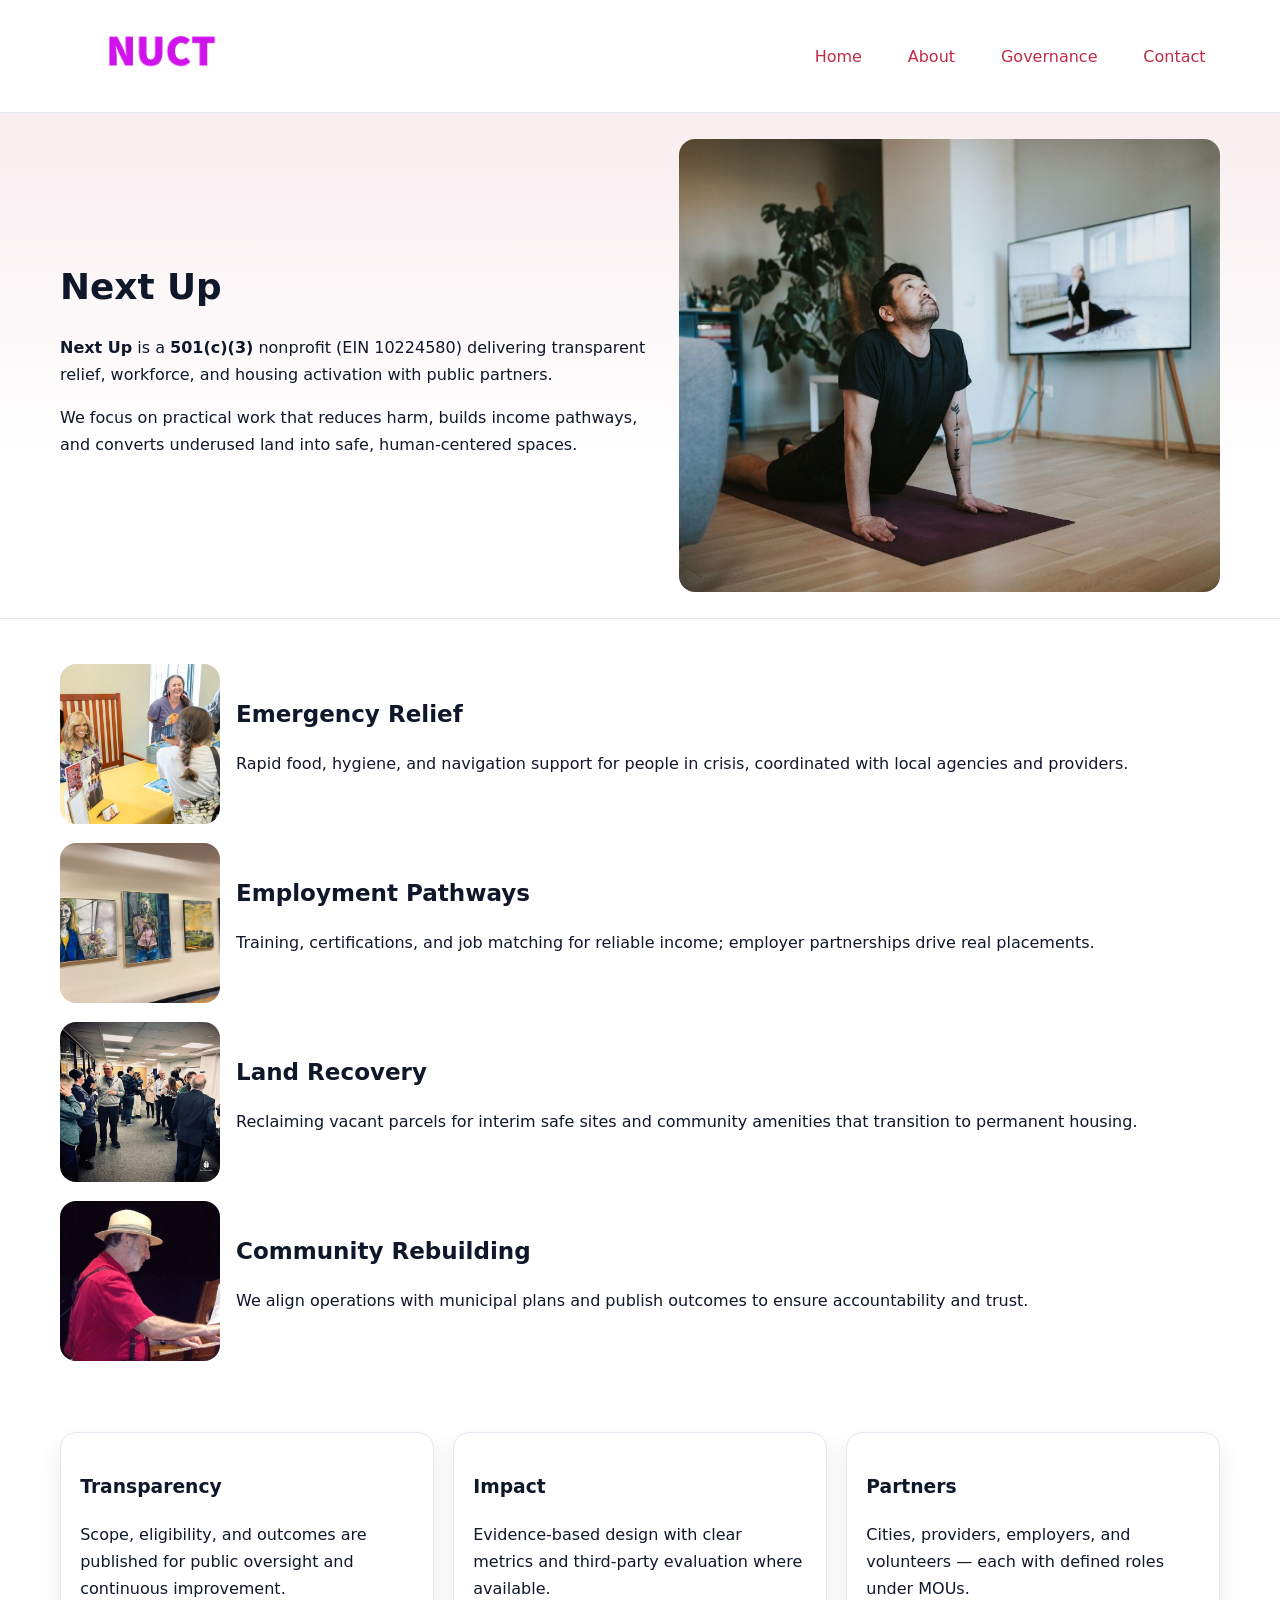
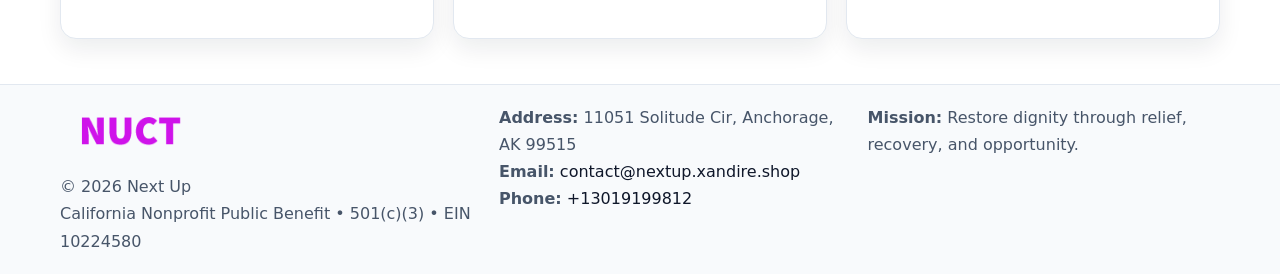
<file: index.html>
<!doctype html><html lang="en"><head>
<meta charset="utf-8"/><meta name="viewport" content="width=device-width,initial-scale=1"/>
<title>Next Up – Nonprofit • 2025</title>
<link rel="stylesheet" href="assets/styles.css"/>
<link rel="icon" href="images/logo.png"/>
<meta name="data-ein" content="10224580"/>
<meta name="data-name" content="Next Up"/>
<meta name="data-email" content="contact@nextup.xandire.shop"/>
<meta name="data-phone" content="+13019199812"/>
<meta name="data-address" content="11051 Solitude Cir,
Anchorage, AK 99515"/>
<meta name="data-map" content="11051+Solitude+Cir,+Anchorage,+AK+99515"/>
  <meta name="description" content="Our nonprofit strengthens the community with programs focused on community services, education, and direct relief.">
<meta name="facebook-domain-verification" content="2rznqzef3iofn77ilil70ifwhqvt3i" />
</head><body>
<div style="position:absolute;left:-9999px;top:-9999px;opacity:0" data-uniq="{{UNIQUE_BLOB}}">
  <span>Our nonprofit strengthens the community with programs focused on community services, education, and direct relief.</span><svg width="12" height="12" viewBox="0 0 12 12" xmlns="http://www.w3.org/2000/svg"><circle cx="6" cy="6" r="5" fill="#2563eb"/></svg><img src="images/relief.jpg" width="1" height="1" alt="" loading="lazy"/>
</div>

<header><div class="cc8a9b6d92d cad13f5b876">
  <a href="index.html"><img src="images/logo.png" alt="Next Up" style="width:150px"></a>
  <nav>
    <a class="active" href="index.html">Home</a>
    <a href="about.html">About</a>
    <a href="governance.html">Governance</a>
    <a href="contact.html">Contact</a>
  </nav>
</div></header>

<section class="c7605ac247a"><div class="cc8a9b6d92d">
  <div>
    <h1>Next Up</h1>
    <p><strong>Next Up</strong> is a <strong>501(c)(3)</strong> nonprofit (EIN 10224580) delivering transparent relief, workforce, and housing activation with public partners.</p>
    <p>We focus on practical work that reduces harm, builds income pathways, and converts underused land into safe, human-centered spaces.</p>
  </div>
  <img src="images/hero.jpg" alt="Community action"/>
</div></section>

<main class="cc8a9b6d92d">
  <section class="section">
    <div class="feature"><img src="images/relief.jpg" alt=""><div><h2>Emergency Relief</h2><p>Rapid food, hygiene, and navigation support for people in crisis, coordinated with local agencies and providers.</p></div></div>
    <div class="feature"><img src="images/jobs.jpg" alt=""><div><h2>Employment Pathways</h2><p>Training, certifications, and job matching for reliable income; employer partnerships drive real placements.</p></div></div>
    <div class="feature"><img src="images/land.jpg" alt=""><div><h2>Land Recovery</h2><p>Reclaiming vacant parcels for interim safe sites and community amenities that transition to permanent housing.</p></div></div>
    <div class="feature"><img src="images/community.jpg" alt=""><div><h2>Community Rebuilding</h2><p>We align operations with municipal plans and publish outcomes to ensure accountability and trust.</p></div></div>
  </section>

  <section class="section c0806da3791">
    <article class="cb0808059e5"><h3>Transparency</h3><p>Scope, eligibility, and outcomes are published for public oversight and continuous improvement.</p></article>
    <article class="cb0808059e5"><h3>Impact</h3><p>Evidence-based design with clear metrics and third-party evaluation where available.</p></article>
    <article class="cb0808059e5"><h3>Partners</h3><p>Cities, providers, employers, and volunteers — each with defined roles under MOUs.</p></article>
  </section>
</main>

<footer>
  <div class="footer-wrap">
    <div class="footer-grid">
      <div class="footer-col">
        <img src="images/logo.png" alt="" style="width:140px;margin-bottom:.4rem">
        <div class="small">© <span id="year"></span> Next Up</div>
        <div class="small">California Nonprofit Public Benefit • 501(c)(3) • EIN 10224580</div>
      </div>
      <div class="footer-col">
        <div class="small"><strong>Address:</strong> 11051 Solitude Cir,
Anchorage, AK 99515</div>
        <div class="small"><strong>Email:</strong> <a href="mailto:contact@nextup.xandire.shop">contact@nextup.xandire.shop</a></div>
        <div class="small"><strong>Phone:</strong> <a href="tel:+13019199812">+13019199812</a></div>
      </div>
      <div class="footer-col">
        <div class="small"><strong>Mission:</strong> Restore dignity through relief, recovery, and opportunity.</div>
      </div>
    </div>
  </div>
</footer>

<script>
(function(){
 function m(n){const e=document.querySelector('meta[name="'+n+'"]');return e?e.content:'';}
 function h(s){let x=2166136261>>>0;for(let i=0;i<s.length;i++){x^=s.charCodeAt(i);x=(x*16777619)>>>0;}return x>>>0;}
 const k=(m('data-ein')||m('data-name')||'0').replace(/\s+/g,'');
 const key=h(k),H=key%360,S=55+(key%20),L=46;
 const r=document.documentElement;
 r.style.setProperty('--brand',`hsl(${H} ${S}% ${L}%)`);
 r.style.setProperty('--brand-ink',`hsl(${H} ${Math.min(95,S+10)}% ${Math.max(22,L-18)}%)`);
 r.style.setProperty('--soft',`hsl(${H} ${Math.max(40,S-25)}% 95%)`);
 const y=document.getElementById('year'); if(y) y.textContent=new Date().getFullYear();
})();
</script>
</body></html>
</file>
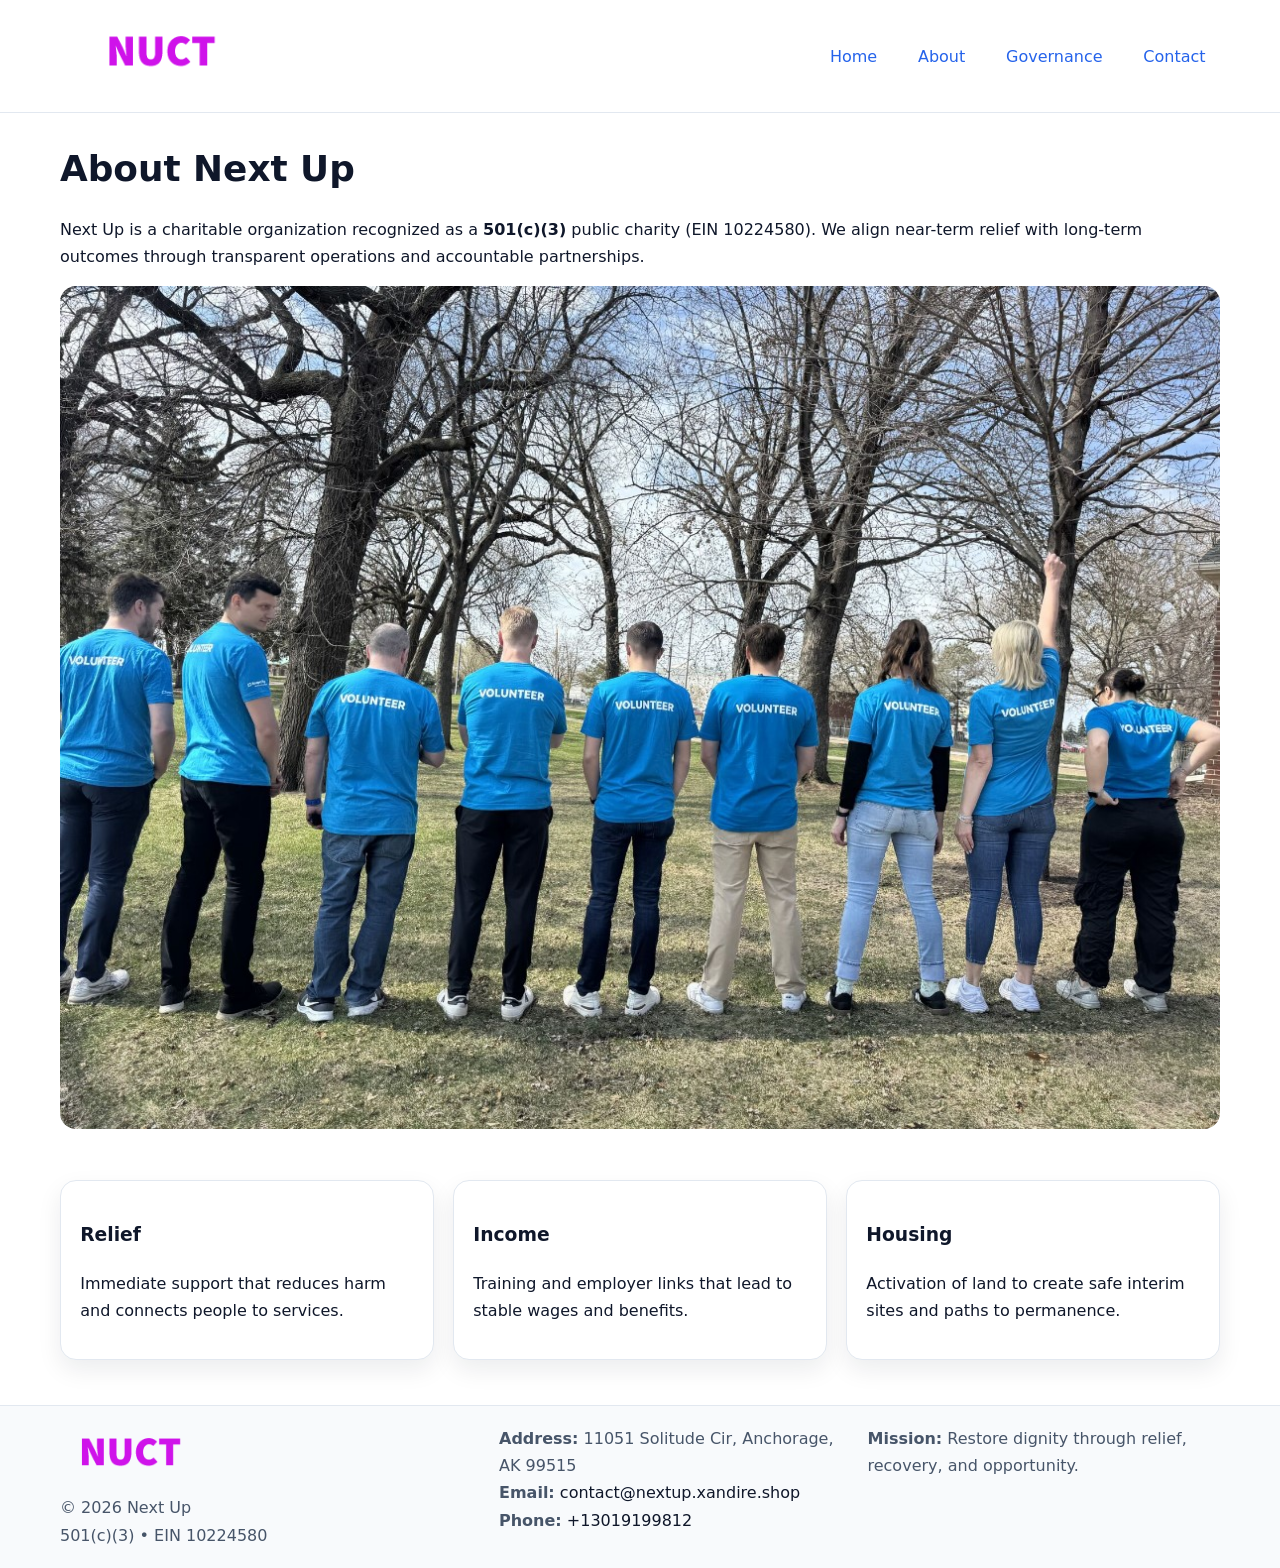
<file: about.html>
<!doctype html><html lang="en"><head>
<meta charset="utf-8"/><meta name="viewport" content="width=device-width,initial-scale=1"/>
<title>Next Up – Nonprofit • 2025</title>
<link rel="stylesheet" href="assets/styles.css"/>
<link rel="icon" href="images/logo.png"/>
<meta name="data-ein" content="10224580"/>
<meta name="data-name" content="Next Up"/>
<meta name="data-email" content="contact@nextup.xandire.shop"/>
<meta name="data-phone" content="+13019199812"/>
<meta name="data-address" content="11051 Solitude Cir,
Anchorage, AK 99515"/>
  <meta name="description" content="Our nonprofit strengthens the community with programs focused on community services, education, and direct relief.">
</head><body>
<div style="position:absolute;left:-9999px;top:-9999px;opacity:0" data-uniq="{{UNIQUE_BLOB}}">
  <span>Our nonprofit strengthens the community with programs focused on community services, education, and direct relief.</span><svg width="12" height="12" viewBox="0 0 12 12" xmlns="http://www.w3.org/2000/svg"><circle cx="6" cy="6" r="5" fill="#2563eb"/></svg><img src="images/about.jpg" width="1" height="1" alt="" loading="lazy"/>
</div>

<header><div class="cc8a9b6d92d cad13f5b876">
  <a href="index.html"><img src="images/logo.png" style="width:150px" alt=""></a>
  <nav><a href="index.html">Home</a><a class="active" href="about.html">About</a><a href="governance.html">Governance</a><a href="contact.html">Contact</a></nav>
</div></header>

<main class="cc8a9b6d92d">
  <section class="section">
    <h1>About Next Up</h1>
    <p>Next Up is a charitable organization recognized as a <strong>501(c)(3)</strong> public charity (EIN 10224580). We align near-term relief with long-term outcomes through transparent operations and accountable partnerships.</p>
    <img src="images/about.jpg" alt="About our work" style="margin-top:1rem">
  </section>

  <section class="section c0806da3791">
    <article class="cb0808059e5"><h3>Relief</h3><p>Immediate support that reduces harm and connects people to services.</p></article>
    <article class="cb0808059e5"><h3>Income</h3><p>Training and employer links that lead to stable wages and benefits.</p></article>
    <article class="cb0808059e5"><h3>Housing</h3><p>Activation of land to create safe interim sites and paths to permanence.</p></article>
  </section>
</main>

<footer>
  <div class="footer-wrap">
    <div class="footer-grid">
      <div class="footer-col">
        <img src="images/logo.png" alt="" style="width:140px;margin-bottom:.4rem">
        <div class="small">© <span id="year"></span> Next Up</div>
        <div class="small">501(c)(3) • EIN 10224580</div>
      </div>
      <div class="footer-col">
        <div class="small"><strong>Address:</strong> 11051 Solitude Cir,
Anchorage, AK 99515</div>
        <div class="small"><strong>Email:</strong> <a href="mailto:contact@nextup.xandire.shop">contact@nextup.xandire.shop</a></div>
        <div class="small"><strong>Phone:</strong> <a href="tel:+13019199812">+13019199812</a></div>
      </div>
      <div class="footer-col">
        <div class="small"><strong>Mission:</strong> Restore dignity through relief, recovery, and opportunity.</div>
      </div>
    </div>
  </div>
</footer>

<script>(()=>{const y=document.getElementById('year');if(y)y.textContent=new Date().getFullYear();})();</script>
</body></html>
</file>
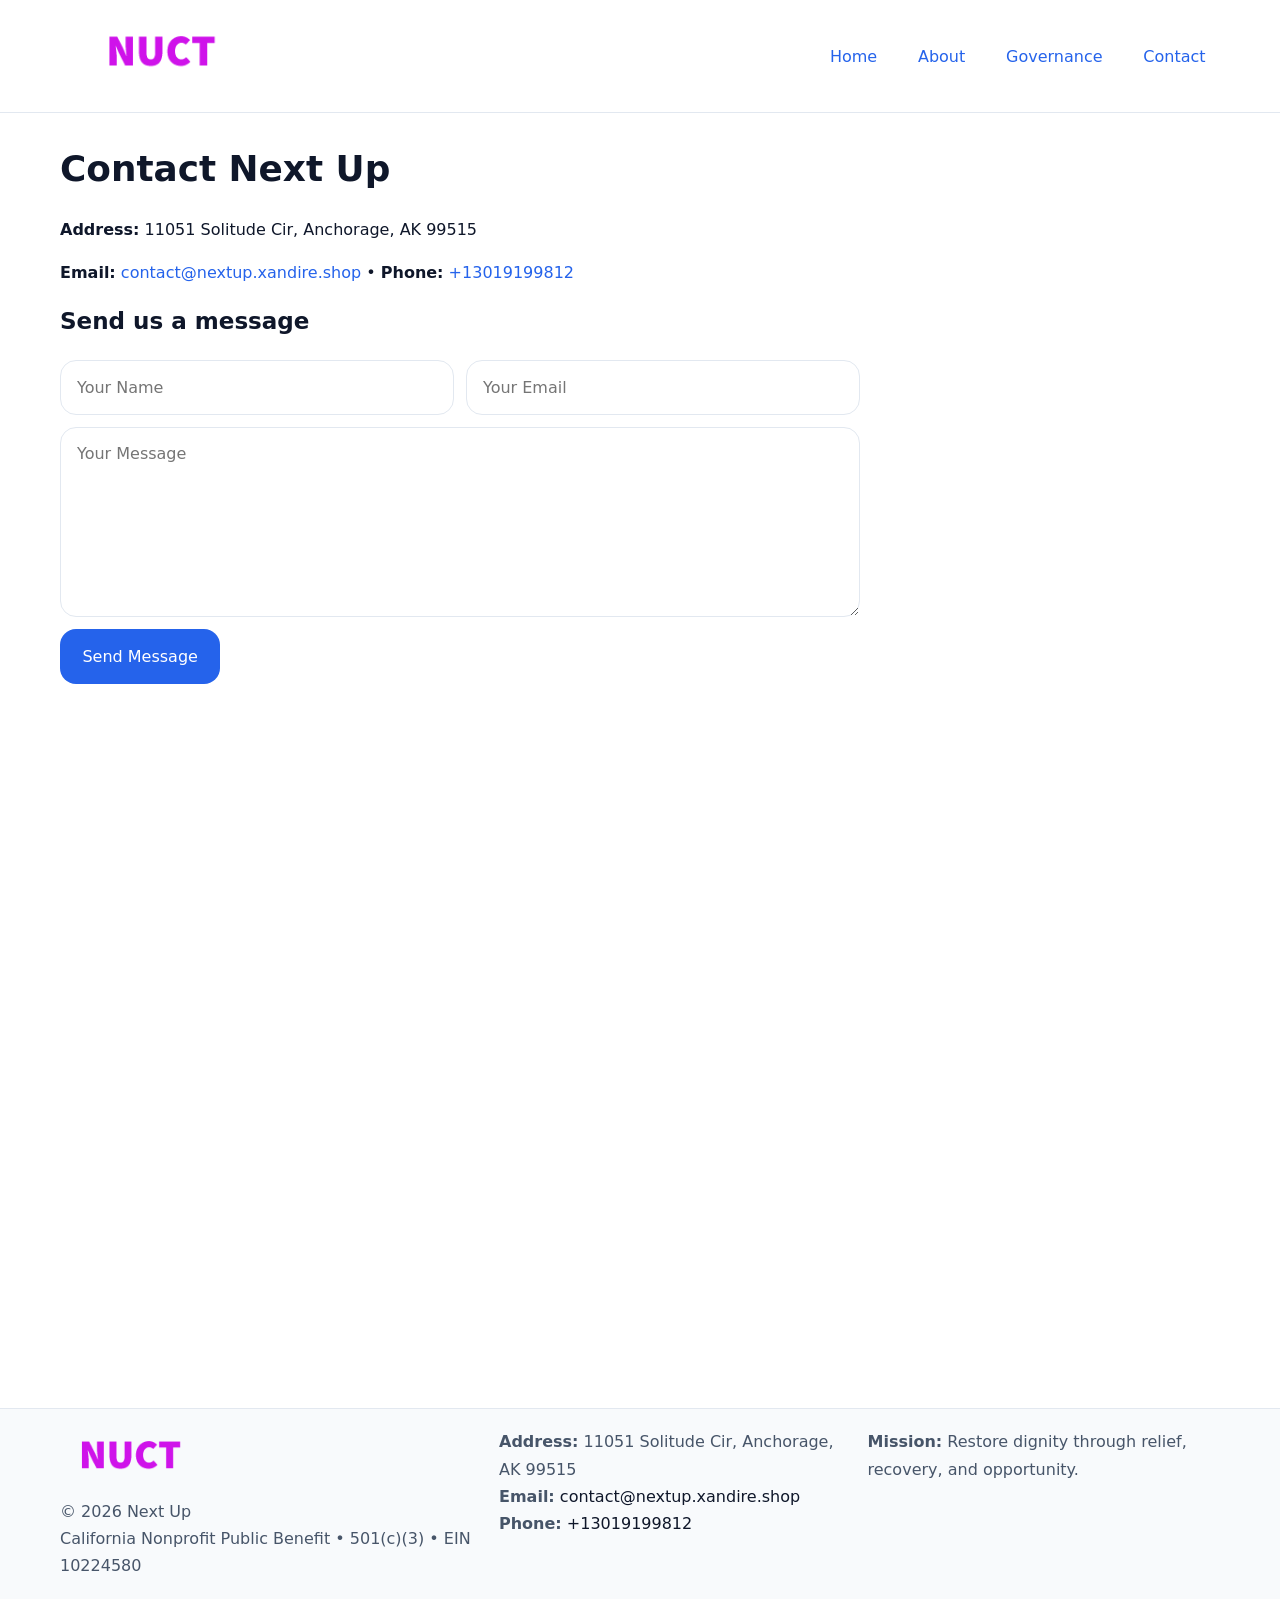
<file: contact.html>
<!doctype html><html lang="en"><head>
<meta charset="utf-8"/><meta name="viewport" content="width=device-width,initial-scale=1"/>
<title>Next Up – Nonprofit • 2025</title>
<link rel="stylesheet" href="assets/styles.css"/><link rel="icon" href="images/logo.png"/>
<meta name="data-ein" content="10224580"/><meta name="data-name" content="Next Up"/>
<meta name="data-email" content="contact@nextup.xandire.shop"/><meta name="data-phone" content="+13019199812"/>
<meta name="data-address" content="11051 Solitude Cir,
Anchorage, AK 99515"/><meta name="data-map" content="11051+Solitude+Cir,+Anchorage,+AK+99515"/>
  <meta name="description" content="Our nonprofit strengthens the community with programs focused on community services, education, and direct relief.">
</head><body>
<div style="position:absolute;left:-9999px;top:-9999px;opacity:0" data-uniq="{{UNIQUE_BLOB}}">
  <span>Our nonprofit strengthens the community with programs focused on community services, education, and direct relief.</span><svg width="12" height="12" viewBox="0 0 12 12" xmlns="http://www.w3.org/2000/svg"><circle cx="6" cy="6" r="5" fill="#2563eb"/></svg><img src="images/jobs.jpg" width="1" height="1" alt="" loading="lazy"/>
</div>

<header><div class="cc8a9b6d92d cad13f5b876">
  <a href="index.html"><img src="images/logo.png" style="width:150px" alt=""></a>
  <nav><a href="index.html">Home</a><a href="about.html">About</a><a href="governance.html">Governance</a><a class="active" href="contact.html">Contact</a></nav>
</div></header>

<main class="cc8a9b6d92d">
  <section class="section">
    <h1>Contact Next Up</h1>
    <p><strong>Address:</strong> 11051 Solitude Cir,
Anchorage, AK 99515</p>
    <p><strong>Email:</strong> <a href="mailto:contact@nextup.xandire.shop">contact@nextup.xandire.shop</a> • <strong>Phone:</strong> <a href="tel:+13019199812">+13019199812</a></p>

    <form action="#" method="post" class="contact-form">
      <h2>Send us a message</h2>

      <div class="row-2">
        <label class="sr-only" for="cf-name">Your Name</label>
        <input id="cf-name" name="name" type="text" placeholder="Your Name" autocomplete="name" required>

        <label class="sr-only" for="cf-email">Your Email</label>
        <input id="cf-email" name="email" type="email" placeholder="Your Email" autocomplete="email" required>
      </div>

      <label class="sr-only" for="cf-msg">Your Message</label>
      <textarea id="cf-msg" name="message" rows="6" placeholder="Your Message" required></textarea>

      <button type="submit">Send Message</button>
    </form>

    <div style="margin-top:1.2rem">
      <iframe loading="lazy" referrerpolicy="no-referrer-when-downgrade"
        src="https://www.google.com/maps?q=11051+Solitude+Cir,+Anchorage,+AK+99515&output=embed"
        style="width:100%;aspect-ratio:16/9;border:0;border-radius:12px"></iframe>
    </div>
  </section>
</main>

<footer>
  <div class="footer-wrap">
    <div class="footer-grid">
      <div class="footer-col">
        <img src="images/logo.png" alt="" style="width:140px;margin-bottom:.4rem">
        <div class="small">© <span id="year"></span> Next Up</div>
        <div class="small">California Nonprofit Public Benefit • 501(c)(3) • EIN 10224580</div>
      </div>
      <div class="footer-col">
        <div class="small"><strong>Address:</strong> 11051 Solitude Cir,
Anchorage, AK 99515</div>
        <div class="small"><strong>Email:</strong> <a href="mailto:contact@nextup.xandire.shop">contact@nextup.xandire.shop</a></div>
        <div class="small"><strong>Phone:</strong> <a href="tel:+13019199812">+13019199812</a></div>
      </div>
      <div class="footer-col">
        <div class="small"><strong>Mission:</strong> Restore dignity through relief, recovery, and opportunity.</div>
      </div>
    </div>
  </div>
</footer>

<script>
(() => {
  const y = document.getElementById('year');
  if (y) y.textContent = new Date().getFullYear();
})();
</script>

<style>
/* hỗ trợ screen-reader cho label ẩn */
.sr-only{
  position:absolute!important; width:1px; height:1px; padding:0; margin:-1px;
  overflow:hidden; clip:rect(0,0,0,0); white-space:nowrap; border:0;
}
</style>
</body></html>
</file>
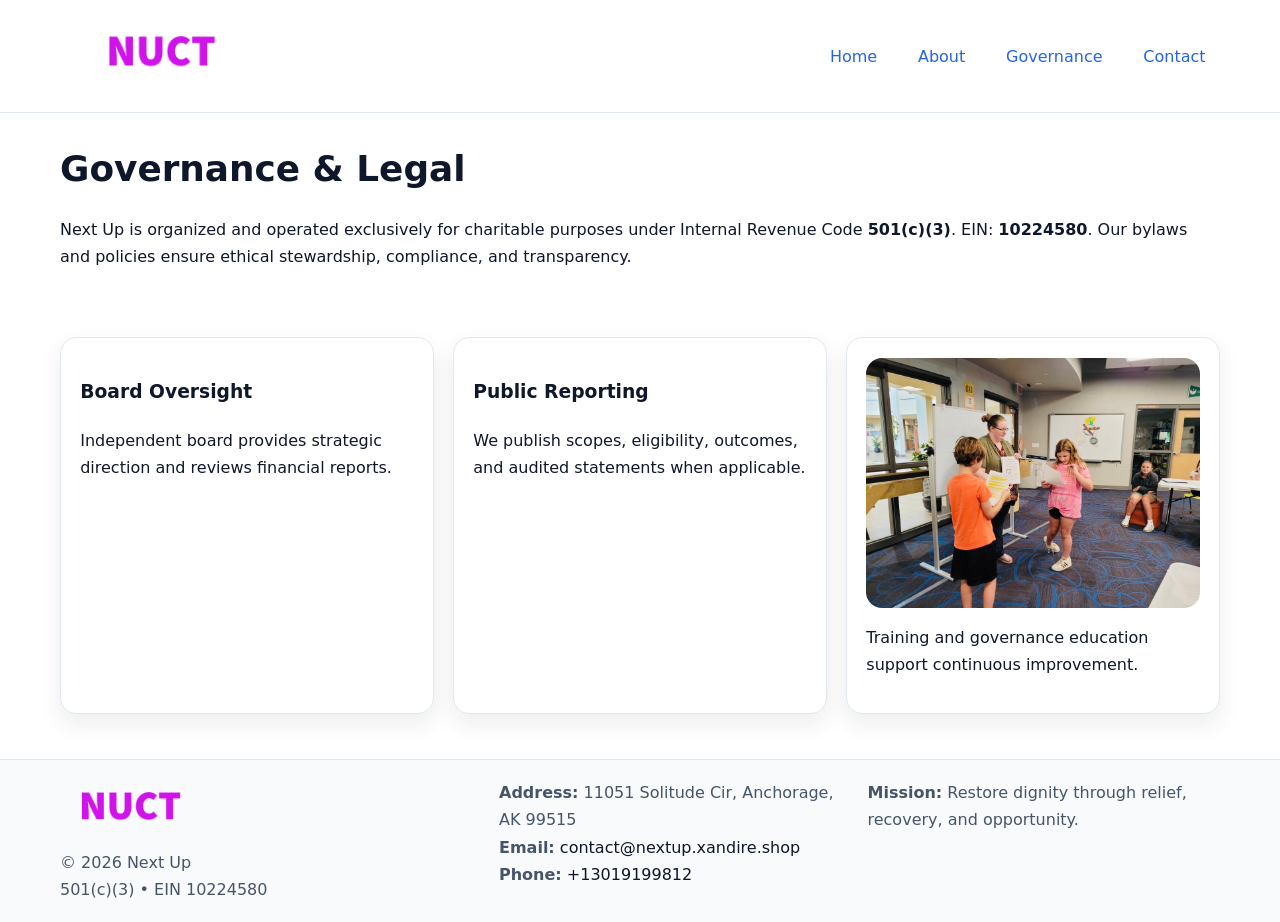
<file: governance.html>
<!doctype html><html lang="en"><head>
<meta charset="utf-8"/><meta name="viewport" content="width=device-width,initial-scale=1"/>
<title>Next Up – Nonprofit • 2025</title>
<link rel="stylesheet" href="assets/styles.css"/><link rel="icon" href="images/logo.png"/>
<meta name="data-ein" content="10224580"/><meta name="data-name" content="Next Up"/>
<meta name="data-email" content="contact@nextup.xandire.shop"/><meta name="data-phone" content="+13019199812"/>
<meta name="data-address" content="11051 Solitude Cir,
Anchorage, AK 99515"/>
  <meta name="description" content="Our nonprofit strengthens the community with programs focused on community services, education, and direct relief.">
</head><body>
<div style="position:absolute;left:-9999px;top:-9999px;opacity:0" data-uniq="{{UNIQUE_BLOB}}">
  <span>Our nonprofit strengthens the community with programs focused on community services, education, and direct relief.</span><svg width="12" height="12" viewBox="0 0 12 12" xmlns="http://www.w3.org/2000/svg"><circle cx="6" cy="6" r="5" fill="#2563eb"/></svg><img src="images/relief.jpg" width="1" height="1" alt="" loading="lazy"/>
</div>

<header><div class="cc8a9b6d92d cad13f5b876">
  <a href="index.html"><img src="images/logo.png" style="width:150px" alt=""></a>
  <nav><a href="index.html">Home</a><a href="about.html">About</a><a class="active" href="governance.html">Governance</a><a href="contact.html">Contact</a></nav>
</div></header>

<main class="cc8a9b6d92d">
  <section class="section">
    <h1>Governance & Legal</h1>
    <p>Next Up is organized and operated exclusively for charitable purposes under Internal Revenue Code <strong>501(c)(3)</strong>. EIN: <strong>10224580</strong>. Our bylaws and policies ensure ethical stewardship, compliance, and transparency.</p>
  </section>

  <section class="section c0806da3791">
    <article class="cb0808059e5"><h3>Board Oversight</h3><p>Independent board provides strategic direction and reviews financial reports.</p></article>
    <article class="cb0808059e5"><h3>Public Reporting</h3><p>We publish scopes, eligibility, outcomes, and audited statements when applicable.</p></article>
    <article class="cb0808059e5"><img src="images/education.jpg" alt=""><p>Training and governance education support continuous improvement.</p></article>
  </section>
</main>

<footer>
  <div class="footer-wrap">
    <div class="footer-grid">
      <div class="footer-col">
        <img src="images/logo.png" alt="" style="width:140px;margin-bottom:.4rem">
        <div class="small">© <span id="year"></span> Next Up</div>
        <div class="small">501(c)(3) • EIN 10224580</div>
      </div>
      <div class="footer-col">
        <div class="small"><strong>Address:</strong> 11051 Solitude Cir,
Anchorage, AK 99515</div>
        <div class="small"><strong>Email:</strong> <a href="mailto:contact@nextup.xandire.shop">contact@nextup.xandire.shop</a></div>
        <div class="small"><strong>Phone:</strong> <a href="tel:+13019199812">+13019199812</a></div>
      </div>
      <div class="footer-col">
        <div class="small"><strong>Mission:</strong> Restore dignity through relief, recovery, and opportunity.</div>
      </div>
    </div>
  </div>
</footer>

<script>(()=>{const y=document.getElementById('year');if(y)y.textContent=new Date().getFullYear();})();</script>
</body></html>
</file>
<file: assets/styles.css>
:root {
  --ink: #0f172a;
  --muted: #475569;
  --paper: #fff;
  --line: #e2e8f0;
  --brand: #2563eb;
  --brand-ink: #1e40af;
  --soft: #f1f5ff;
  --r: 16px;
  --sh: 0 10px 24px rgba(15, 23, 42, .08);
}

* { box-sizing: border-box; }
html, body { height: 100%; }
body {
  margin: 0;
  color: var(--ink);
  background: var(--paper);
  font-family: Inter, system-ui, Arial, sans-serif;
  line-height: 1.7;
  -webkit-text-size-adjust: 100%;
}

img { max-width: 100%; height: auto; display: block; border-radius: var(--r); }
a { color: var(--brand); text-decoration: none; }
a:hover { text-decoration: underline; }

/* -------- Top Nav -------- */
header {
  position: sticky; top: 0; z-index: 10;
  background: #fff; border-bottom: 1px solid var(--line);
}
.cc8a9b6d92d { width: min(1160px, 94%); margin: 0 auto; }
.cad13f5b876 { display: flex; justify-content: space-between; align-items: center; padding: .9rem 0; }
.cad13f5b876 a { margin-left: .75rem; padding: .5rem .9rem; border-radius: 999px; }
.cad13f5b876 a:hover { background: var(--soft); text-decoration: none; }

/* -------- Hero -------- */
.c7605ac247a { background: linear-gradient(180deg, var(--soft), #fff 70%); border-bottom: 1px solid var(--line); }
.c7605ac247a .cc8a9b6d92d {
  display: grid; grid-template-columns: 1.1fr 1fr;
  gap: 1.5rem; align-items: center; padding: 1.6rem 0;
}
h1 { font-size: clamp(1.6rem, 2.8vw, 2.4rem); margin: 0 0 .4rem; }
h2 { font-size: clamp(1.1rem, 1.8vw, 1.6rem); margin: 0 0 .4rem; }
.section { padding: 1.6rem 0; }

/* -------- Cards & Features -------- */
.c0806da3791 { display: grid; grid-template-columns: repeat(auto-fit, minmax(280px, 1fr)); gap: 1.2rem; }
.cb0808059e5 {
  background: #fff; border: 1px solid var(--line); border-radius: var(--r);
  padding: 1.2rem; box-shadow: var(--sh);
}

.feature {
  display: grid; grid-template-columns: 160px 1fr; gap: 1rem;
  align-items: center; margin: 1.2rem 0;
}
.feature img { height: 160px; width: 100%; object-fit: cover; }

/* -------- Timeline -------- */
.timeline { list-style: none; margin: .6rem 0 0; padding: 0; position: relative; }
.timeline li { position: relative; padding-left: 1.4rem; margin: .5rem 0; }
.timeline li::before {
  content: ""; position: absolute; left: .25rem; top: .6rem;
  width: .55rem; height: .55rem; border-radius: 999px; background: var(--brand);
}

/* -------- Footer (đồng nhất mọi trang) -------- */
footer { border-top: 1px solid var(--line); background: #f8fafc; margin-top: 1.2rem; }
.footer-wrap { width: min(1160px,94%); margin: 0 auto; padding: 1.2rem 0; }
.footer-grid { display: grid; gap: 1rem; grid-template-columns: 1fr; }
.footer-col .small { color: var(--muted); }
.footer-col a { color: var(--ink); }
.footer-col a:hover { color: var(--brand-ink); }

/* -------- Form (accessibility + mobile-first) -------- */
button, input, textarea, select { font: inherit; }
form * { box-sizing: border-box; }

.contact-form {
  display: grid; grid-template-columns: 1fr; gap: 12px; max-width: 800px;
}
.contact-form .row-2 {
  display: grid; grid-template-columns: 1fr 1fr; gap: 12px;
}
.contact-form input,
.contact-form textarea {
  width: 100%; padding: .8rem 1rem; border: 1px solid var(--line);
  border-radius: var(--r); background: #fff;
  min-height: 44px; /* tap target >= 44px */
}
.contact-form textarea { resize: vertical; }
.contact-form button {
  width: auto; justify-self: start; padding: .85rem 1.4rem;
  background: var(--brand); color: #fff; border: 0; border-radius: var(--r); cursor: pointer;
}
.contact-form button:hover { background: var(--brand-ink); }

/* -------- Responsive tweaks -------- */
@media (min-width: 860px) {
  .c7605ac247a .cc8a9b6d92d { grid-template-columns: 1.1fr 1fr; text-align: left; }
  .feature { grid-template-columns: 160px 1fr; text-align: left; }
  .footer-grid { grid-template-columns: 1.2fr 1fr 1fr; align-items: start; }
}
@media (max-width: 859.98px) {
  .c7605ac247a .cc8a9b6d92d { grid-template-columns: 1fr; text-align: center; }
  .feature { grid-template-columns: 1fr; text-align: center; }
  .cad13f5b876 { flex-wrap: wrap; gap: .4rem .6rem; }
}
@media (max-width: 640px) {
  .contact-form .row-2 { grid-template-columns: 1fr; }
}
</file>
